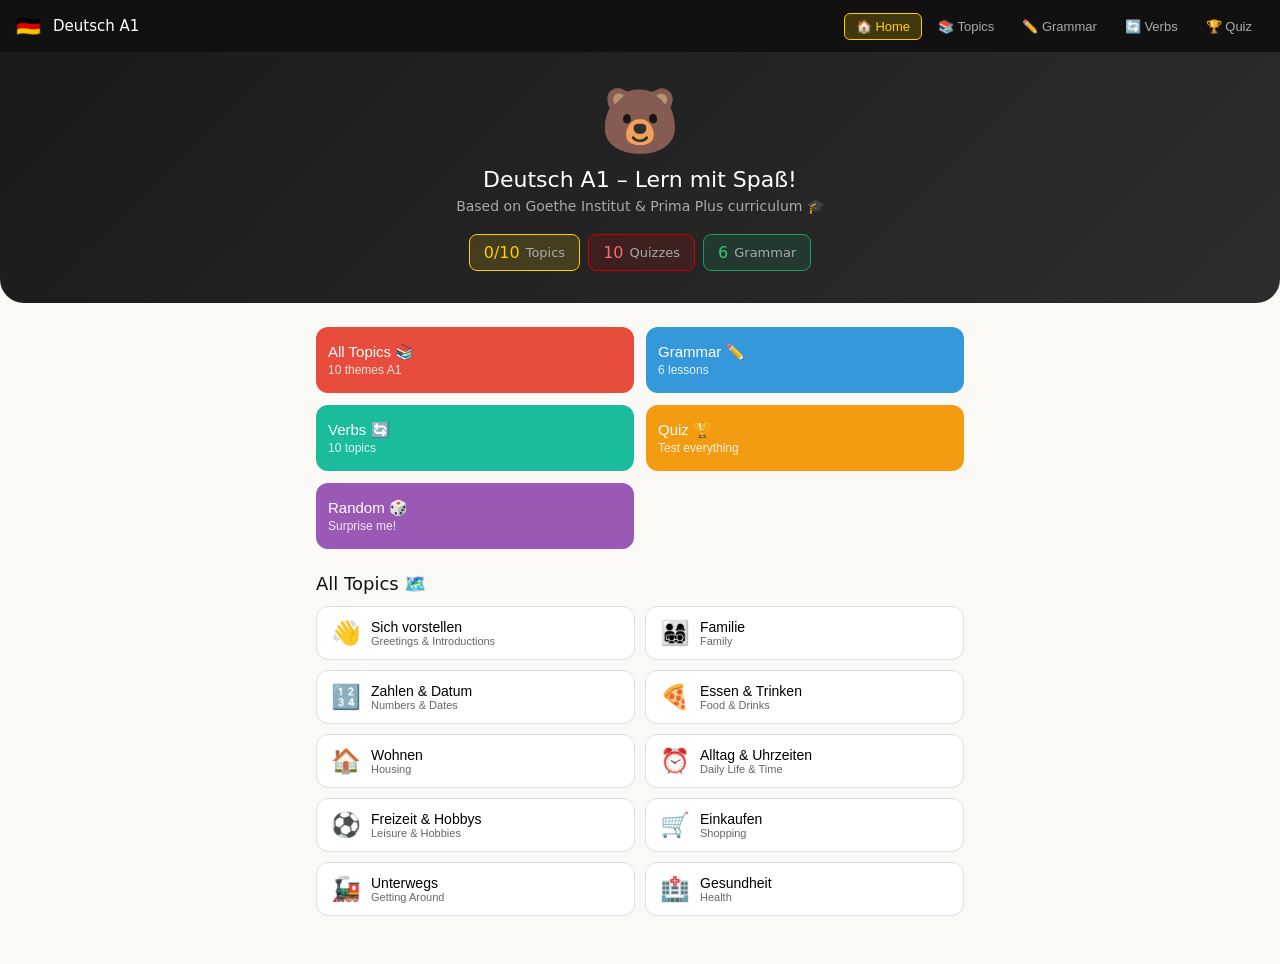
<file: index.html>
<!DOCTYPE html>
<html lang="de">
<head>
  <meta charset="UTF-8">
  <meta name="viewport" content="width=device-width, initial-scale=1.0">
  <title>Deutsch A1 – Lern mit Spaß! 🇩🇪</title>
  <link rel="stylesheet" href="style.css">
</head>
<body>
  <div id="app" onclick="handleClick(event)" oninput="handleInput(event)"></div>
  <script src="script.js"></script>
</body>
</html>
</file>
<file: style.css>
/* ════════════════════════════════════════
   DEUTSCH A1 – Lern mit Spaß!
   style.css
   ════════════════════════════════════════ */

/* ── Reset & Base ── */
* {
  box-sizing: border-box;
  margin: 0;
  padding: 0;
}

body {
  font-family: system-ui, -apple-system, sans-serif;
  background: #FAF9F6;
  color: #111;
}

h2 { font-size: 18px; font-weight: 500; }
h3 { font-size: 15px; font-weight: 500; }

/* ── Layout ── */
.page {
  max-width: 680px;
  margin: 0 auto;
  padding: 0 16px 48px;
}

/* ── Navigation ── */
.nav {
  background: #111;
  padding: 0 16px;
  display: flex;
  align-items: center;
  height: 52px;
  position: sticky;
  top: 0;
  z-index: 100;
  gap: 4px;
}

.nav-title {
  color: #fff;
  font-weight: 500;
  font-size: 15px;
  flex: 1;
}

/* Nav buttons */
.nb {
  background: none;
  border: 1px solid transparent;
  color: #aaa;
  border-radius: 6px;
  padding: 5px 11px;
  cursor: pointer;
  font-size: 13px;
}

.nb.active {
  background: rgba(255, 206, 0, 0.2);
  border-color: #FFCE00;
  color: #FFCE00;
}

/* ── Cards ── */
.card {
  background: #fff;
  border: 1px solid #eee;
  border-radius: 12px;
  padding: 16px;
  margin-bottom: 12px;
}

/* ── Grid ── */
.g2 {
  display: grid;
  grid-template-columns: 1fr 1fr;
  gap: 10px;
}

/* Row button (topic/grammar list items) */
.row-btn {
  background: #fff;
  border: 1.5px solid #eee;
  border-radius: 12px;
  padding: 12px 14px;
  cursor: pointer;
  display: flex;
  align-items: center;
  gap: 10px;
  text-align: left;
  width: 100%;
}

.row-btn:hover {
  border-color: #ccc;
}

/* ── Skill Tabs ── */
.skill-tabs {
  overflow-x: auto;
  background: #fff;
  border-bottom: 1px solid #eee;
}

.skill-tabs-inner {
  display: flex;
  padding: 0 8px;
  white-space: nowrap;
}

.stab {
  padding: 12px 13px;
  border: none;
  border-bottom: 3px solid transparent;
  background: none;
  cursor: pointer;
  font-size: 13px;
  color: #666;
  white-space: nowrap;
  transition: color 0.15s;
}

.stab.active {
  font-weight: 500;
}

/* ── Flashcard ── */
.flashcard {
  background: #fff;
  border: 2px solid #e0e0e0;
  border-radius: 16px;
  padding: 28px;
  text-align: center;
  min-height: 130px;
  display: flex;
  flex-direction: column;
  align-items: center;
  justify-content: center;
  cursor: pointer;
  transition: all 0.2s;
  user-select: none;
}

.flashcard:hover {
  border-color: #ccc;
}

.flashcard.flip {
  background: #fff8e1;
  border-color: #FFCE00;
}

.fcnav {
  display: flex;
  justify-content: center;
  align-items: center;
  gap: 16px;
  margin-top: 12px;
}

/* Small nav button */
.smb {
  padding: 6px 16px;
  background: #fff;
  border: 1px solid #ddd;
  border-radius: 8px;
  cursor: pointer;
  font-size: 16px;
}

.smb:hover {
  background: #f5f5f5;
}

/* ── Quiz ── */
.qopt {
  padding: 11px 14px;
  border-radius: 8px;
  border: 1px solid #ddd;
  background: #fff;
  color: #111;
  cursor: pointer;
  text-align: left;
  font-size: 14px;
  width: 100%;
  margin-bottom: 8px;
  transition: all 0.15s;
}

.qopt:hover:not(.off) {
  background: #f8f8f8;
  border-color: #bbb;
}

.qopt.ok  { background: #edfaf1; border: 2px solid #1a9e5f; }
.qopt.err { background: #fdf2f2; border: 2px solid #e74c3c; color: #c0392b; }
.qopt.off { cursor: default; }

/* ── Vocabulary items ── */
.vi {
  background: #fff;
  border: 1px solid #eee;
  border-radius: 10px;
  padding: 10px 14px;
  display: flex;
  align-items: center;
  gap: 12px;
  margin-bottom: 6px;
}

/* ── Speak button ── */
.spk {
  background: none;
  border: none;
  cursor: pointer;
  font-size: 15px;
  padding: 0;
}

/* ── Back button (inside colored headers) ── */
.btn-back {
  background: rgba(0, 0, 0, 0.2);
  border: none;
  color: #fff;
  border-radius: 6px;
  padding: 4px 10px;
  cursor: pointer;
  font-size: 13px;
  margin-bottom: 12px;
}

.btn-back:hover {
  background: rgba(0, 0, 0, 0.35);
}

/* ── Hero (homepage) ── */
.hero {
  background: linear-gradient(135deg, #1a1a1a, #2d2d2d);
  border-radius: 0 0 24px 24px;
  padding: 32px 24px;
  text-align: center;
  margin-bottom: 24px;
}

/* ── Progress bar ── */
.pbg {
  height: 6px;
  background: rgba(255, 255, 255, 0.1);
  border-radius: 3px;
}

.pfill {
  height: 6px;
  background: #FFCE00;
  border-radius: 3px;
  transition: width 0.5s;
}

/* ── Badge ── */
.badge {
  display: inline-flex;
  align-items: center;
  gap: 6px;
  background: rgba(255, 206, 0, 0.15);
  border: 1px solid #FFCE00;
  border-radius: 8px;
  padding: 8px 14px;
}

/* ── Textarea (writing section) ── */
.tarea {
  width: 100%;
  min-height: 100px;
  border-radius: 8px;
  border: 1px solid #ddd;
  padding: 10px 12px;
  font-size: 14px;
  font-family: system-ui, sans-serif;
  resize: vertical;
  outline: none;
}

.tarea:focus {
  border-color: #3498db;
}

/* ── YouTube embed wrapper ── */
.yw {
  position: relative;
  padding-bottom: 56.25%;
  border-radius: 10px;
  overflow: hidden;
  background: #000;
}

.yw iframe {
  position: absolute;
  top: 0;
  left: 0;
  width: 100%;
  height: 100%;
}

/* ── Responsive ── */
@media (max-width: 480px) {
  .g2 {
    grid-template-columns: 1fr;
  }

  .nb {
    padding: 5px 7px;
    font-size: 11px;
  }
}
</file>
